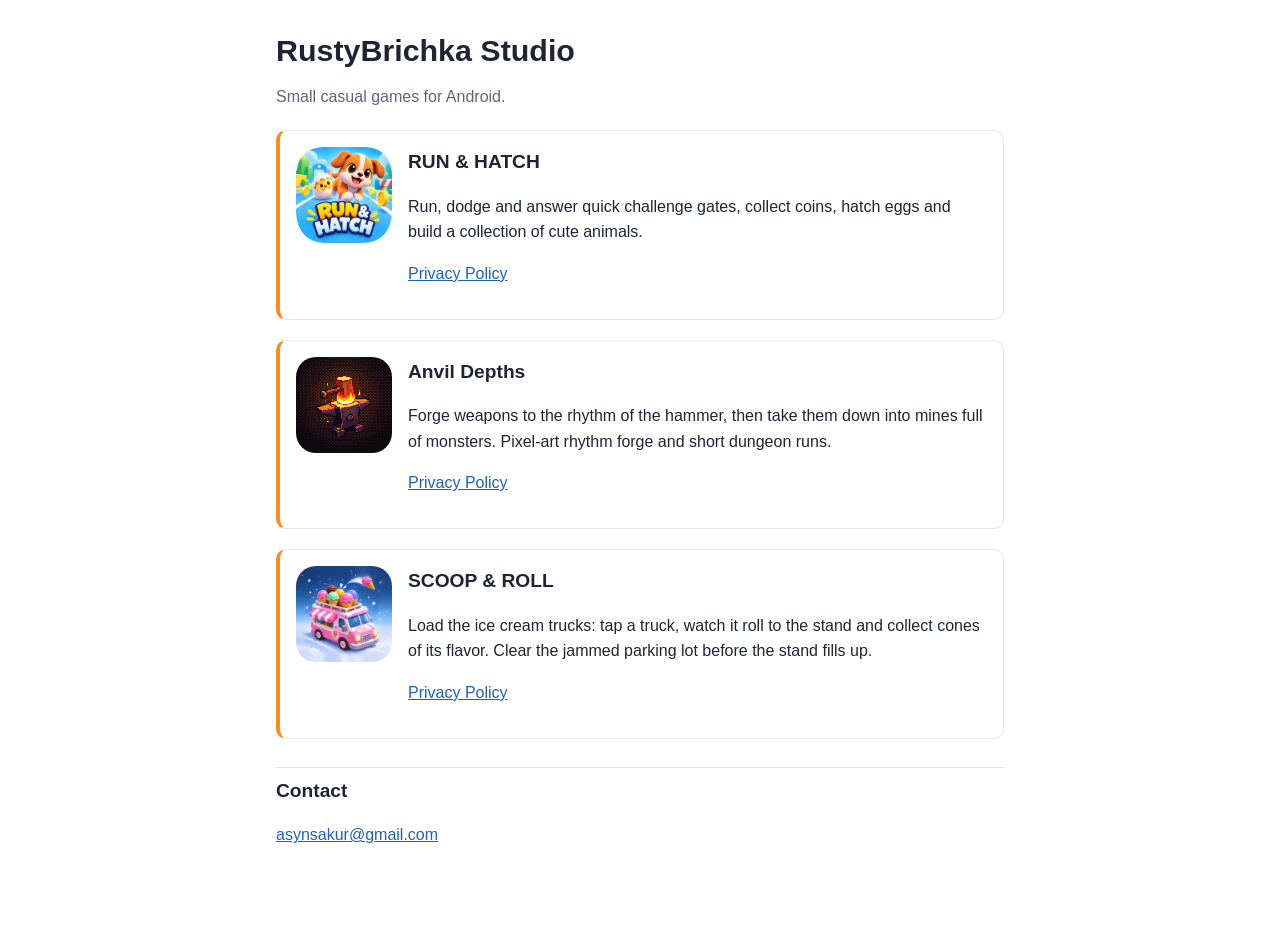
<file: index.html>
<!doctype html>
<html lang="en">
<head>
<meta charset="utf-8">
<meta name="viewport" content="width=device-width, initial-scale=1">
<title>RustyBrichka Studio</title>
<link rel="stylesheet" href="style.css">
</head>
<body>
<main class="doc">
<h1>RustyBrichka Studio</h1>
<p class="muted">Small casual games for Android.</p>

<section class="card">
  <img src="icon-512.png" alt="RUN &amp; HATCH icon" width="96" height="96">
  <div>
    <h2>RUN &amp; HATCH</h2>
    <p>Run, dodge and answer quick challenge gates, collect coins, hatch eggs and build a collection of cute animals.</p>
    <p><a href="privacy-policy.html">Privacy Policy</a></p>
  </div>
</section>

<section class="card">
  <img src="anvil-depths/icon-512.png" alt="Anvil Depths icon" width="96" height="96" style="image-rendering: pixelated">
  <div>
    <h2>Anvil Depths</h2>
    <p>Forge weapons to the rhythm of the hammer, then take them down into mines full of monsters. Pixel-art rhythm forge and short dungeon runs.</p>
    <p><a href="anvil-depths/privacy-policy.html">Privacy Policy</a></p>
  </div>
</section>

<section class="card">
  <img src="scoop-and-roll/icon-512.png" alt="SCOOP &amp; ROLL icon" width="96" height="96">
  <div>
    <h2>SCOOP &amp; ROLL</h2>
    <p>Load the ice cream trucks: tap a truck, watch it roll to the stand and collect cones of its flavor. Clear the jammed parking lot before the stand fills up.</p>
    <p><a href="scoop-and-roll/privacy-policy.html">Privacy Policy</a></p>
  </div>
</section>

<h2>Contact</h2>
<p><a href="mailto:asynsakur@gmail.com">asynsakur@gmail.com</a></p>
</main>
</body>
</html>
</file>
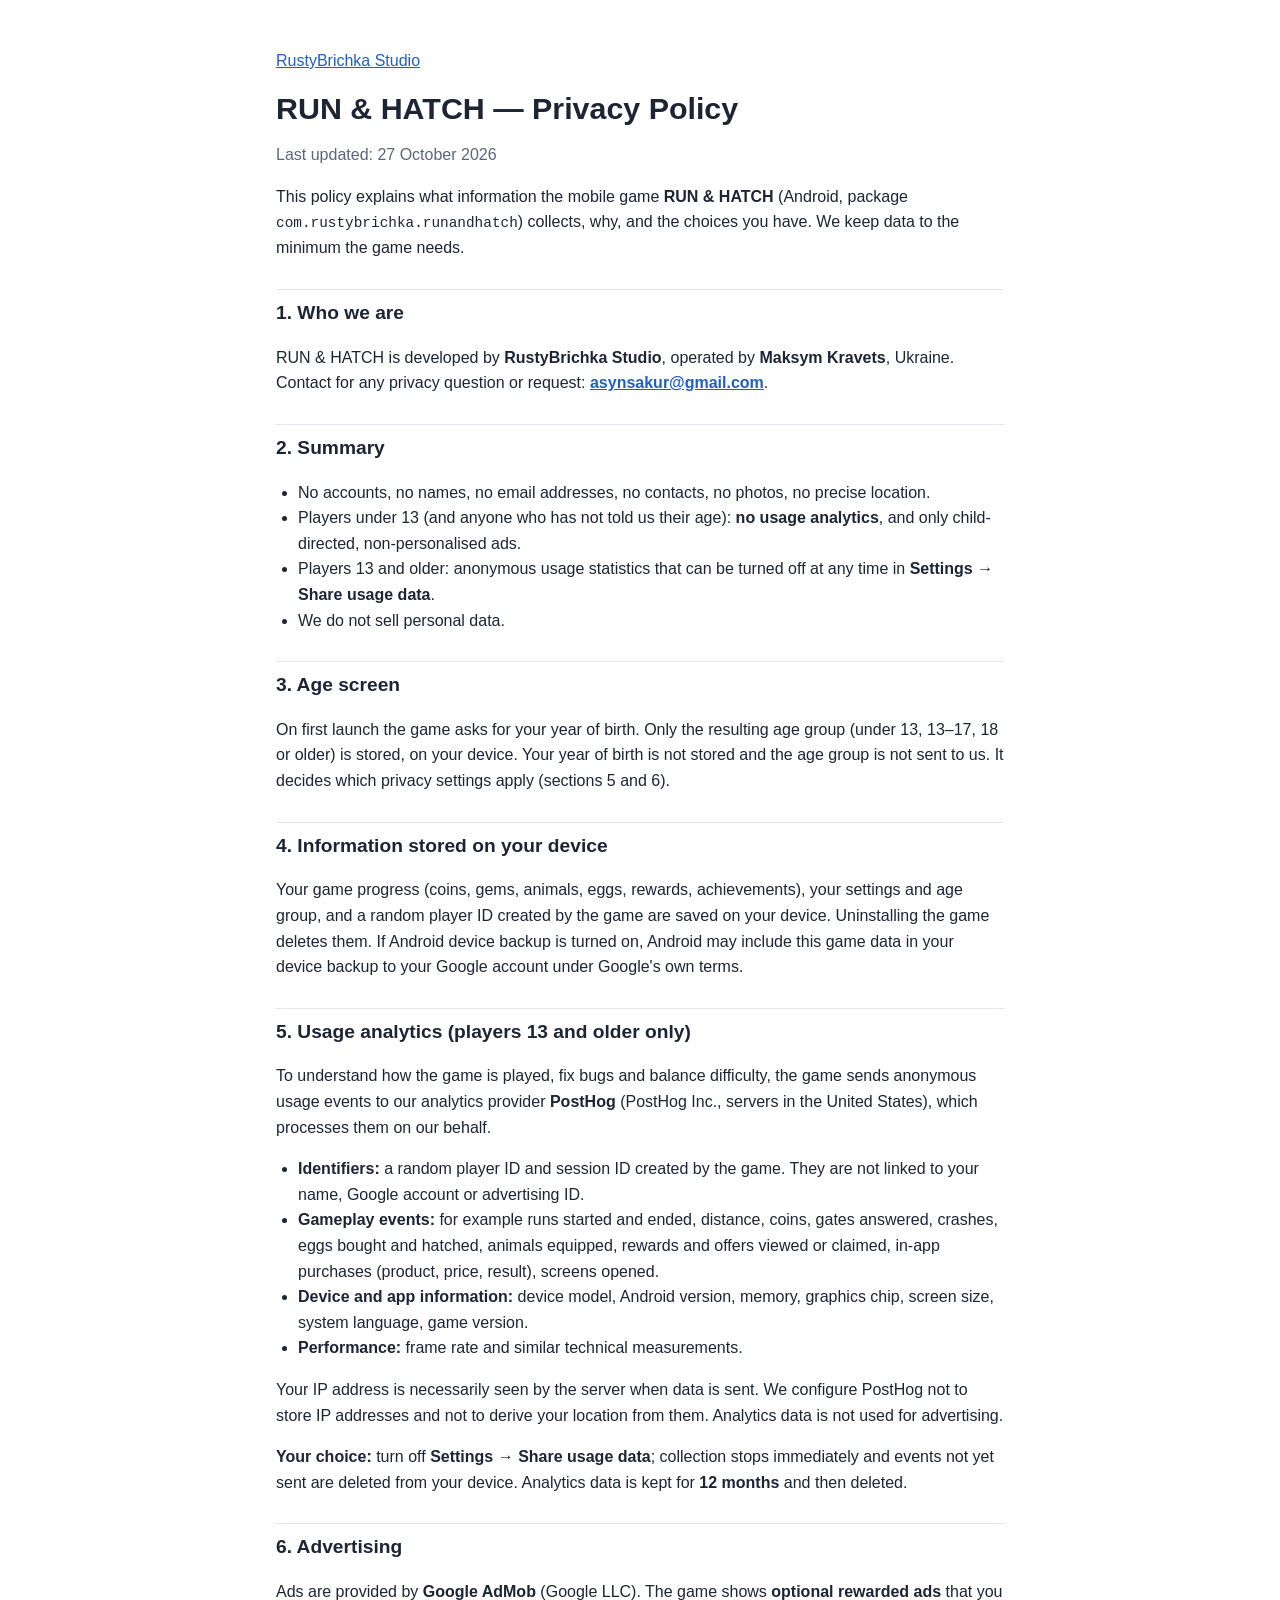
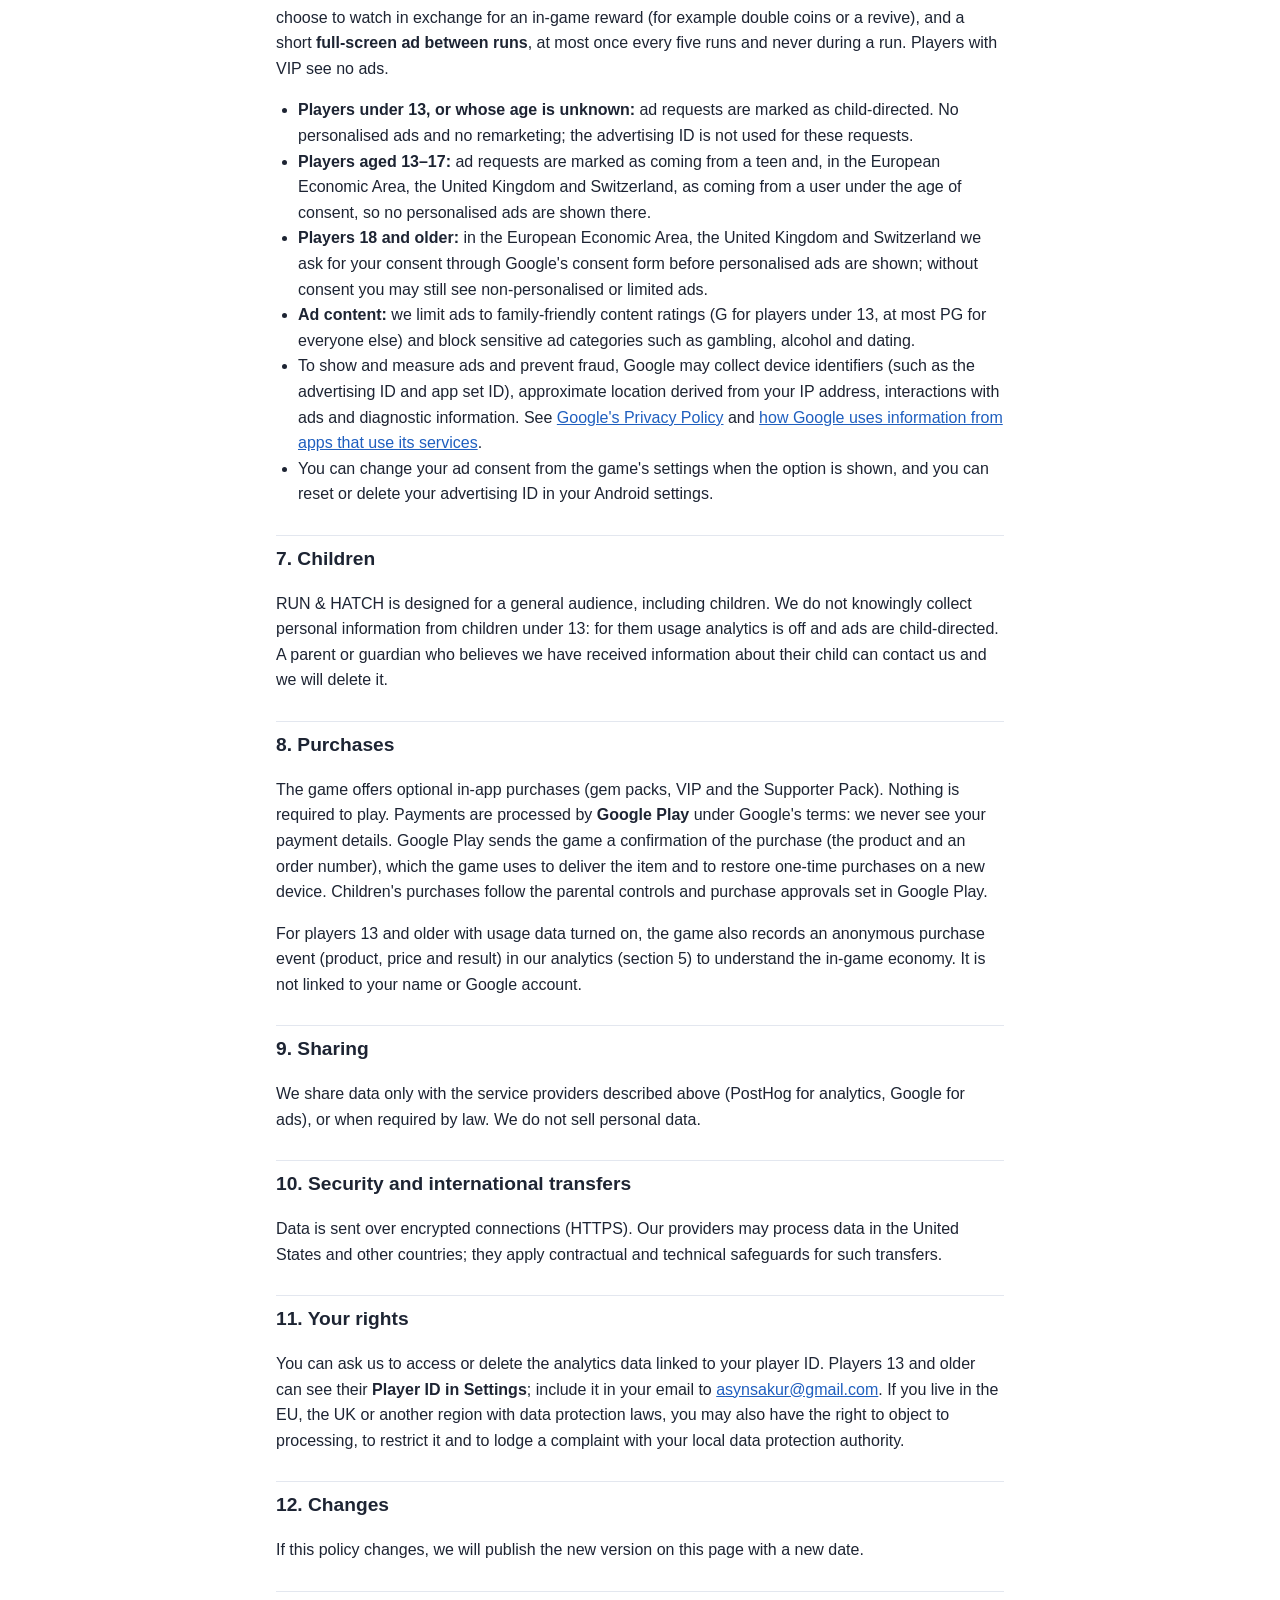
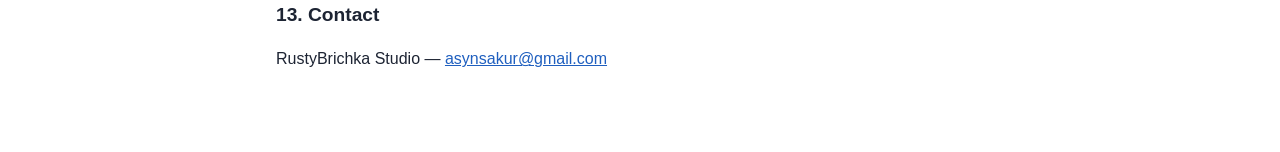
<file: privacy-policy.html>
<!doctype html>
<html lang="en">
<head>
<meta charset="utf-8">
<meta name="viewport" content="width=device-width, initial-scale=1">
<title>RUN &amp; HATCH — Privacy Policy</title>
<link rel="stylesheet" href="style.css">
</head>
<body>
<main class="doc">
<p class="crumb"><a href="index.html">RustyBrichka Studio</a></p>
<h1>RUN &amp; HATCH — Privacy Policy</h1>
<p class="muted">Last updated: 27 October 2026</p>

<p>This policy explains what information the mobile game <b>RUN &amp; HATCH</b> (Android, package <code>com.rustybrichka.runandhatch</code>) collects, why, and the choices you have. We keep data to the minimum the game needs.</p>

<h2>1. Who we are</h2>
<p>RUN &amp; HATCH is developed by <b>RustyBrichka Studio</b>, operated by <b>Maksym Kravets</b>, Ukraine. Contact for any privacy question or request: <b><a href="mailto:asynsakur@gmail.com">asynsakur@gmail.com</a></b>.</p>

<h2>2. Summary</h2>
<ul>
<li>No accounts, no names, no email addresses, no contacts, no photos, no precise location.</li>
<li>Players under 13 (and anyone who has not told us their age): <b>no usage analytics</b>, and only child-directed, non-personalised ads.</li>
<li>Players 13 and older: anonymous usage statistics that can be turned off at any time in <b>Settings → Share usage data</b>.</li>
<li>We do not sell personal data.</li>
</ul>

<h2>3. Age screen</h2>
<p>On first launch the game asks for your year of birth. Only the resulting age group (under 13, 13–17, 18 or older) is stored, on your device. Your year of birth is not stored and the age group is not sent to us. It decides which privacy settings apply (sections 5 and 6).</p>

<h2>4. Information stored on your device</h2>
<p>Your game progress (coins, gems, animals, eggs, rewards, achievements), your settings and age group, and a random player ID created by the game are saved on your device. Uninstalling the game deletes them. If Android device backup is turned on, Android may include this game data in your device backup to your Google account under Google's own terms.</p>

<h2>5. Usage analytics (players 13 and older only)</h2>
<p>To understand how the game is played, fix bugs and balance difficulty, the game sends anonymous usage events to our analytics provider <b>PostHog</b> (PostHog Inc., servers in the United States), which processes them on our behalf.</p>
<ul>
<li><b>Identifiers:</b> a random player ID and session ID created by the game. They are not linked to your name, Google account or advertising ID.</li>
<li><b>Gameplay events:</b> for example runs started and ended, distance, coins, gates answered, crashes, eggs bought and hatched, animals equipped, rewards and offers viewed or claimed, in-app purchases (product, price, result), screens opened.</li>
<li><b>Device and app information:</b> device model, Android version, memory, graphics chip, screen size, system language, game version.</li>
<li><b>Performance:</b> frame rate and similar technical measurements.</li>
</ul>
<p>Your IP address is necessarily seen by the server when data is sent. We configure PostHog not to store IP addresses and not to derive your location from them. Analytics data is not used for advertising.</p>
<p><b>Your choice:</b> turn off <b>Settings → Share usage data</b>; collection stops immediately and events not yet sent are deleted from your device. Analytics data is kept for <b>12 months</b> and then deleted.</p>

<h2>6. Advertising</h2>
<p>Ads are provided by <b>Google AdMob</b> (Google LLC). The game shows <b>optional rewarded ads</b> that you choose to watch in exchange for an in-game reward (for example double coins or a revive), and a short <b>full-screen ad between runs</b>, at most once every five runs and never during a run. Players with VIP see no ads.</p>
<ul>
<li><b>Players under 13, or whose age is unknown:</b> ad requests are marked as child-directed. No personalised ads and no remarketing; the advertising ID is not used for these requests.</li>
<li><b>Players aged 13–17:</b> ad requests are marked as coming from a teen and, in the European Economic Area, the United Kingdom and Switzerland, as coming from a user under the age of consent, so no personalised ads are shown there.</li>
<li><b>Players 18 and older:</b> in the European Economic Area, the United Kingdom and Switzerland we ask for your consent through Google's consent form before personalised ads are shown; without consent you may still see non-personalised or limited ads.</li>
<li><b>Ad content:</b> we limit ads to family-friendly content ratings (G for players under 13, at most PG for everyone else) and block sensitive ad categories such as gambling, alcohol and dating.</li>
<li>To show and measure ads and prevent fraud, Google may collect device identifiers (such as the advertising ID and app set ID), approximate location derived from your IP address, interactions with ads and diagnostic information. See <a href="https://policies.google.com/privacy">Google's Privacy Policy</a> and <a href="https://policies.google.com/technologies/partner-sites">how Google uses information from apps that use its services</a>.</li>
<li>You can change your ad consent from the game's settings when the option is shown, and you can reset or delete your advertising ID in your Android settings.</li>
</ul>

<h2>7. Children</h2>
<p>RUN &amp; HATCH is designed for a general audience, including children. We do not knowingly collect personal information from children under 13: for them usage analytics is off and ads are child-directed. A parent or guardian who believes we have received information about their child can contact us and we will delete it.</p>

<h2>8. Purchases</h2>
<p>The game offers optional in-app purchases (gem packs, VIP and the Supporter Pack). Nothing is required to play. Payments are processed by <b>Google Play</b> under Google's terms: we never see your payment details. Google Play sends the game a confirmation of the purchase (the product and an order number), which the game uses to deliver the item and to restore one-time purchases on a new device. Children's purchases follow the parental controls and purchase approvals set in Google Play.</p>
<p>For players 13 and older with usage data turned on, the game also records an anonymous purchase event (product, price and result) in our analytics (section 5) to understand the in-game economy. It is not linked to your name or Google account.</p>

<h2>9. Sharing</h2>
<p>We share data only with the service providers described above (PostHog for analytics, Google for ads), or when required by law. We do not sell personal data.</p>

<h2>10. Security and international transfers</h2>
<p>Data is sent over encrypted connections (HTTPS). Our providers may process data in the United States and other countries; they apply contractual and technical safeguards for such transfers.</p>

<h2>11. Your rights</h2>
<p>You can ask us to access or delete the analytics data linked to your player ID. Players 13 and older can see their <b>Player ID in Settings</b>; include it in your email to <a href="mailto:asynsakur@gmail.com">asynsakur@gmail.com</a>. If you live in the EU, the UK or another region with data protection laws, you may also have the right to object to processing, to restrict it and to lodge a complaint with your local data protection authority.</p>

<h2>12. Changes</h2>
<p>If this policy changes, we will publish the new version on this page with a new date.</p>

<h2>13. Contact</h2>
<p>RustyBrichka Studio — <a href="mailto:asynsakur@gmail.com">asynsakur@gmail.com</a></p>
</main>
</body>
</html>
</file>
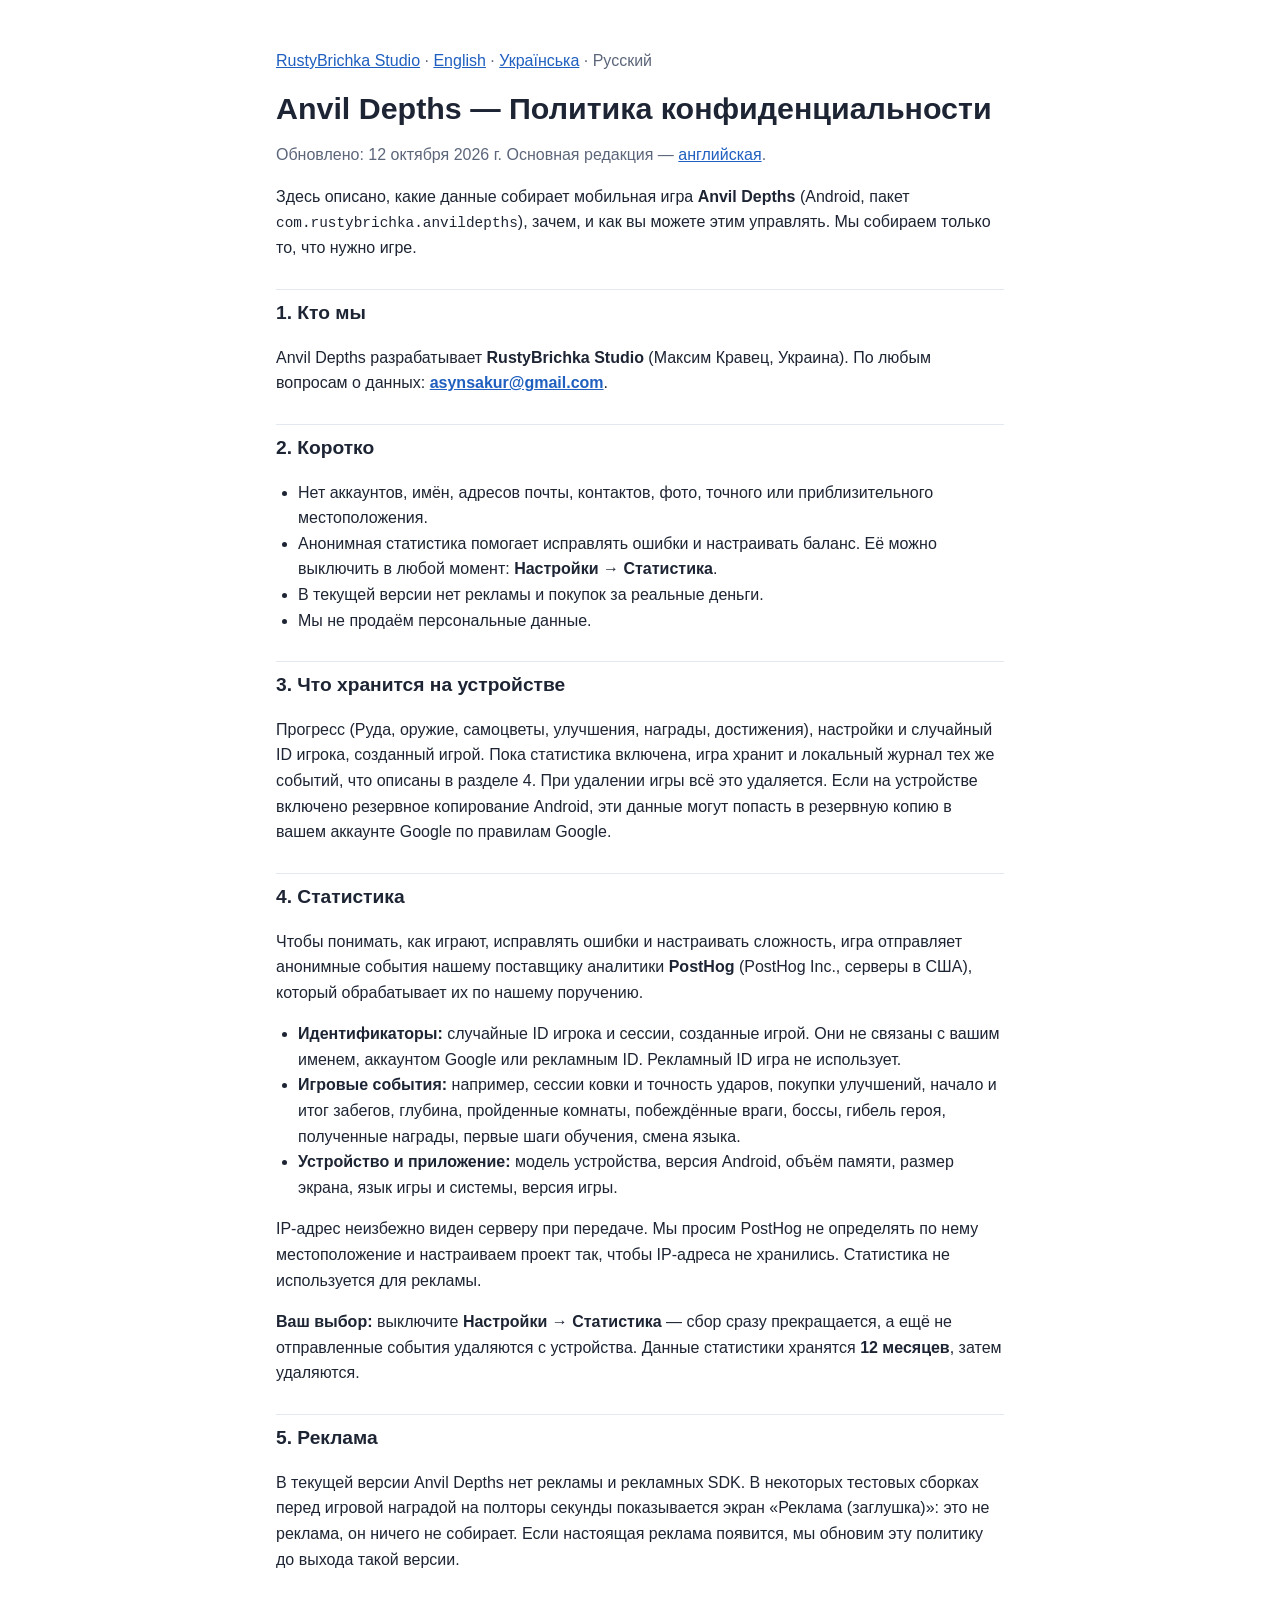
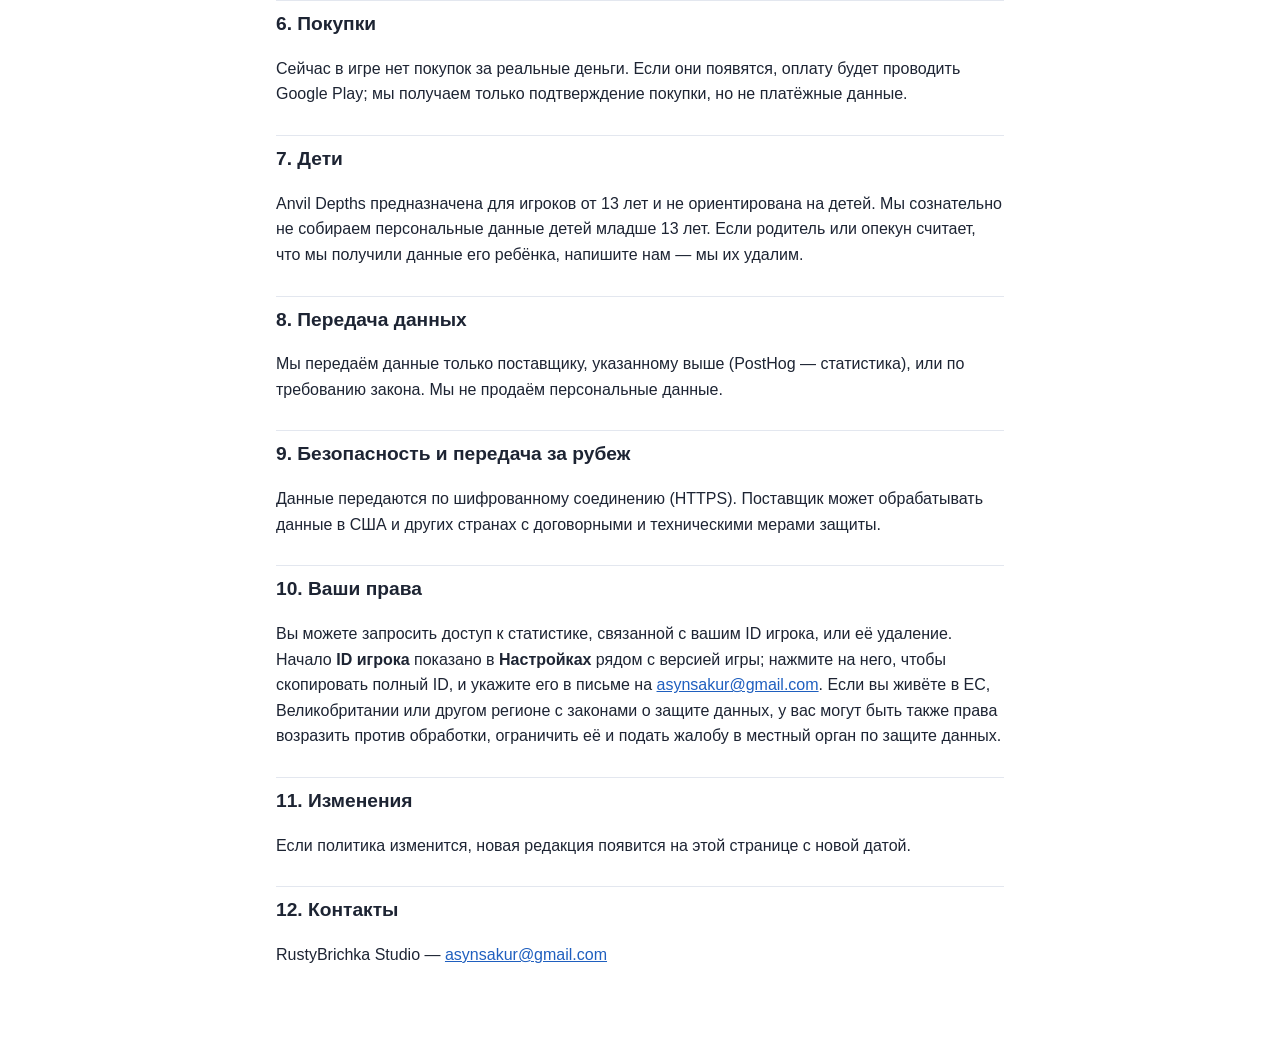
<file: anvil-depths/privacy-policy-ru.html>
<!doctype html>
<html lang="ru">
<head>
<meta charset="utf-8">
<meta name="viewport" content="width=device-width, initial-scale=1">
<title>Anvil Depths — Политика конфиденциальности</title>
<style>
:root { --ink: #1d2433; --muted: #5c667a; --line: #e3e7ef; --bg: #ffffff; --link: #1f5fbf; }
@media (prefers-color-scheme: dark) {
  :root { --ink: #e8ecf4; --muted: #9aa4b8; --line: #2c3446; --bg: #12161f; --link: #7fb0ff; }
}
* { box-sizing: border-box; }
body { margin: 0; background: var(--bg); color: var(--ink); font: 16px/1.6 -apple-system, "Segoe UI", Roboto, Arial, sans-serif; }
.doc { max-width: 760px; margin: 0 auto; padding: 32px 16px 64px; }
h1 { font-size: 1.9rem; line-height: 1.2; margin: 0 0 4px; }
h2 { font-size: 1.2rem; margin: 28px 0 8px; padding-top: 8px; border-top: 1px solid var(--line); }
a { color: var(--link); }
.muted, .crumb { color: var(--muted); }
code { font-size: .9em; }
ul { padding-left: 22px; }
</style>
</head>
<body>
<main class="doc">
<p class="crumb"><a href="https://rustybrichka.github.io/">RustyBrichka Studio</a> · <a href="privacy-policy.html">English</a> · <a href="privacy-policy-uk.html">Українська</a> · Русский</p>
<h1>Anvil Depths — Политика конфиденциальности</h1>
<p class="muted">Обновлено: 12 октября 2026 г. Основная редакция — <a href="privacy-policy.html">английская</a>.</p>

<p>Здесь описано, какие данные собирает мобильная игра <b>Anvil Depths</b> (Android, пакет <code>com.rustybrichka.anvildepths</code>), зачем, и как вы можете этим управлять. Мы собираем только то, что нужно игре.</p>

<h2>1. Кто мы</h2>
<p>Anvil Depths разрабатывает <b>RustyBrichka Studio</b> (Максим Кравец, Украина). По любым вопросам о данных: <b><a href="mailto:asynsakur@gmail.com">asynsakur@gmail.com</a></b>.</p>

<h2>2. Коротко</h2>
<ul>
<li>Нет аккаунтов, имён, адресов почты, контактов, фото, точного или приблизительного местоположения.</li>
<li>Анонимная статистика помогает исправлять ошибки и настраивать баланс. Её можно выключить в любой момент: <b>Настройки → Статистика</b>.</li>
<li>В текущей версии нет рекламы и покупок за реальные деньги.</li>
<li>Мы не продаём персональные данные.</li>
</ul>

<h2>3. Что хранится на устройстве</h2>
<p>Прогресс (Руда, оружие, самоцветы, улучшения, награды, достижения), настройки и случайный ID игрока, созданный игрой. Пока статистика включена, игра хранит и локальный журнал тех же событий, что описаны в разделе 4. При удалении игры всё это удаляется. Если на устройстве включено резервное копирование Android, эти данные могут попасть в резервную копию в вашем аккаунте Google по правилам Google.</p>

<h2>4. Статистика</h2>
<p>Чтобы понимать, как играют, исправлять ошибки и настраивать сложность, игра отправляет анонимные события нашему поставщику аналитики <b>PostHog</b> (PostHog Inc., серверы в США), который обрабатывает их по нашему поручению.</p>
<ul>
<li><b>Идентификаторы:</b> случайные ID игрока и сессии, созданные игрой. Они не связаны с вашим именем, аккаунтом Google или рекламным ID. Рекламный ID игра не использует.</li>
<li><b>Игровые события:</b> например, сессии ковки и точность ударов, покупки улучшений, начало и итог забегов, глубина, пройденные комнаты, побеждённые враги, боссы, гибель героя, полученные награды, первые шаги обучения, смена языка.</li>
<li><b>Устройство и приложение:</b> модель устройства, версия Android, объём памяти, размер экрана, язык игры и системы, версия игры.</li>
</ul>
<p>IP-адрес неизбежно виден серверу при передаче. Мы просим PostHog не определять по нему местоположение и настраиваем проект так, чтобы IP-адреса не хранились. Статистика не используется для рекламы.</p>
<p><b>Ваш выбор:</b> выключите <b>Настройки → Статистика</b> — сбор сразу прекращается, а ещё не отправленные события удаляются с устройства. Данные статистики хранятся <b>12 месяцев</b>, затем удаляются.</p>

<h2>5. Реклама</h2>
<p>В текущей версии Anvil Depths нет рекламы и рекламных SDK. В некоторых тестовых сборках перед игровой наградой на полторы секунды показывается экран «Реклама (заглушка)»: это не реклама, он ничего не собирает. Если настоящая реклама появится, мы обновим эту политику до выхода такой версии.</p>

<h2>6. Покупки</h2>
<p>Сейчас в игре нет покупок за реальные деньги. Если они появятся, оплату будет проводить Google Play; мы получаем только подтверждение покупки, но не платёжные данные.</p>

<h2>7. Дети</h2>
<p>Anvil Depths предназначена для игроков от 13 лет и не ориентирована на детей. Мы сознательно не собираем персональные данные детей младше 13 лет. Если родитель или опекун считает, что мы получили данные его ребёнка, напишите нам — мы их удалим.</p>

<h2>8. Передача данных</h2>
<p>Мы передаём данные только поставщику, указанному выше (PostHog — статистика), или по требованию закона. Мы не продаём персональные данные.</p>

<h2>9. Безопасность и передача за рубеж</h2>
<p>Данные передаются по шифрованному соединению (HTTPS). Поставщик может обрабатывать данные в США и других странах с договорными и техническими мерами защиты.</p>

<h2>10. Ваши права</h2>
<p>Вы можете запросить доступ к статистике, связанной с вашим ID игрока, или её удаление. Начало <b>ID игрока</b> показано в <b>Настройках</b> рядом с версией игры; нажмите на него, чтобы скопировать полный ID, и укажите его в письме на <a href="mailto:asynsakur@gmail.com">asynsakur@gmail.com</a>. Если вы живёте в ЕС, Великобритании или другом регионе с законами о защите данных, у вас могут быть также права возразить против обработки, ограничить её и подать жалобу в местный орган по защите данных.</p>

<h2>11. Изменения</h2>
<p>Если политика изменится, новая редакция появится на этой странице с новой датой.</p>

<h2>12. Контакты</h2>
<p>RustyBrichka Studio — <a href="mailto:asynsakur@gmail.com">asynsakur@gmail.com</a></p>
</main>
</body>
</html>
</file>
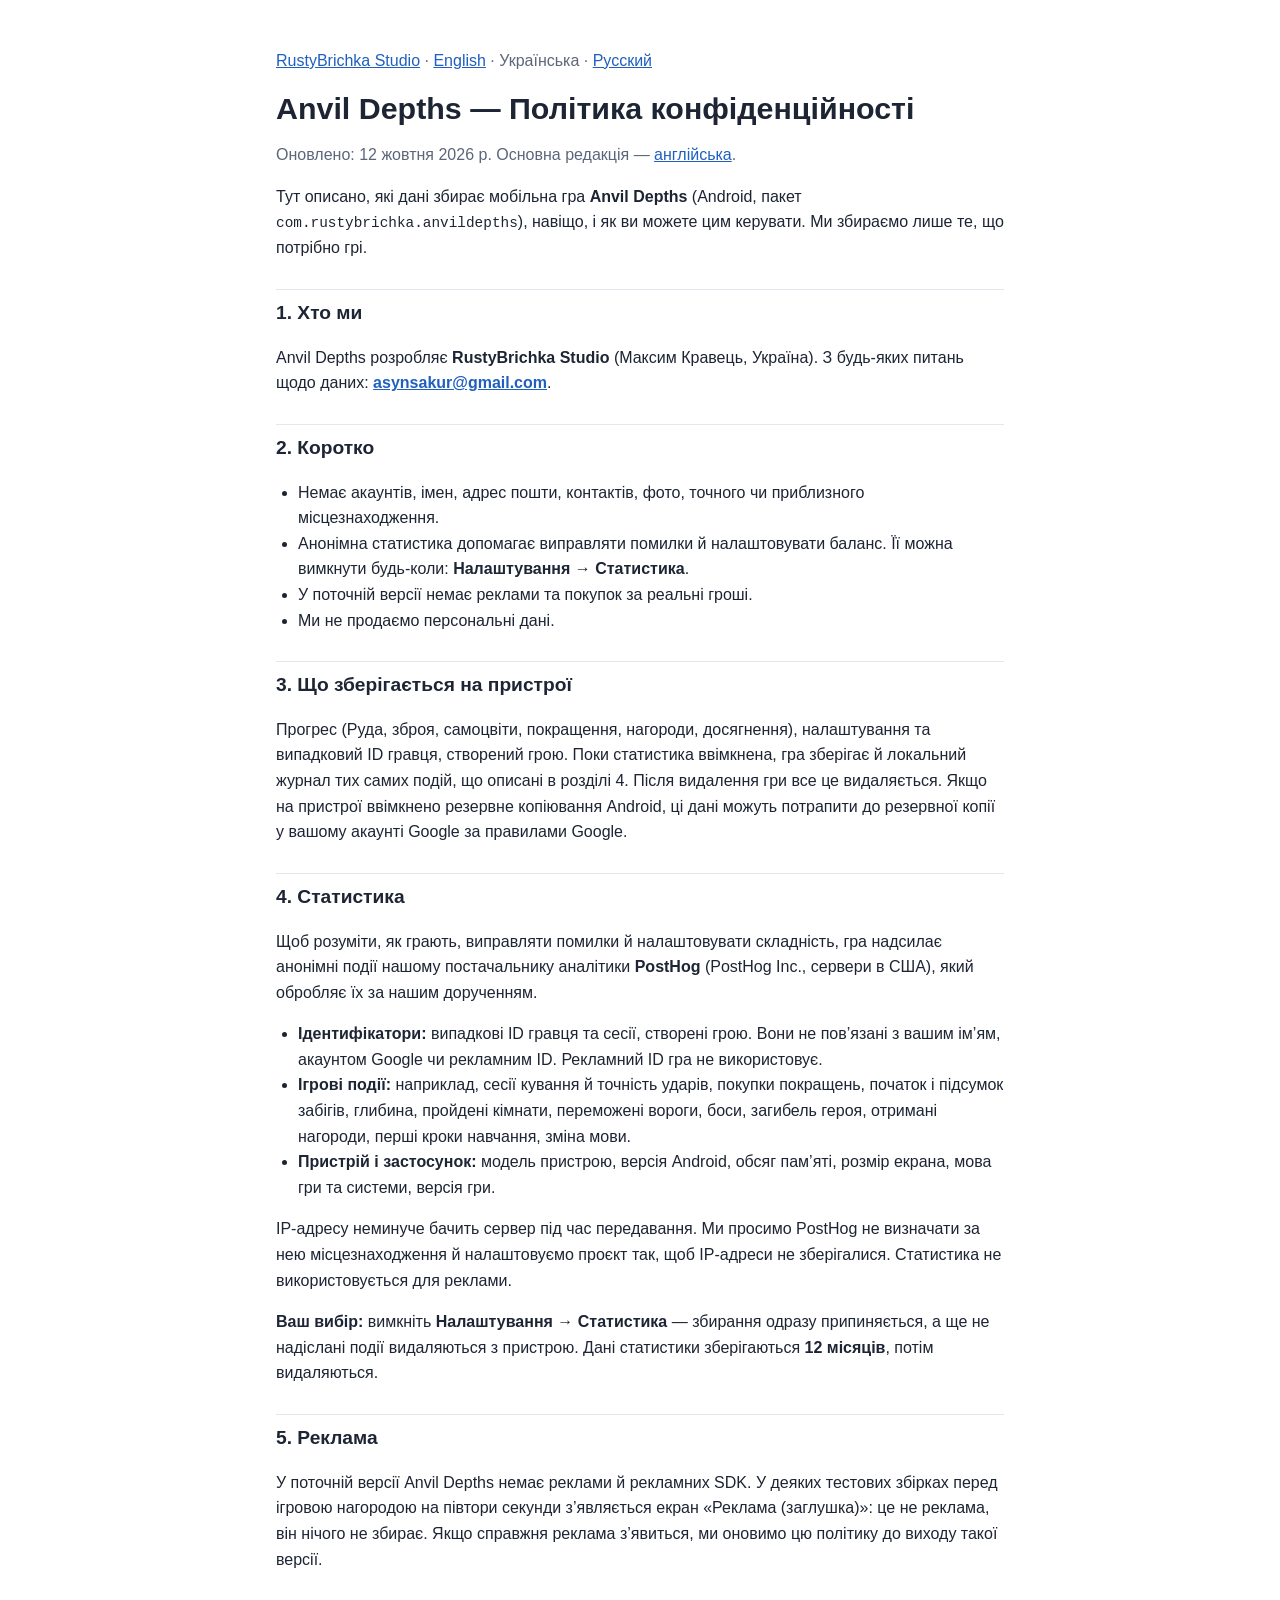
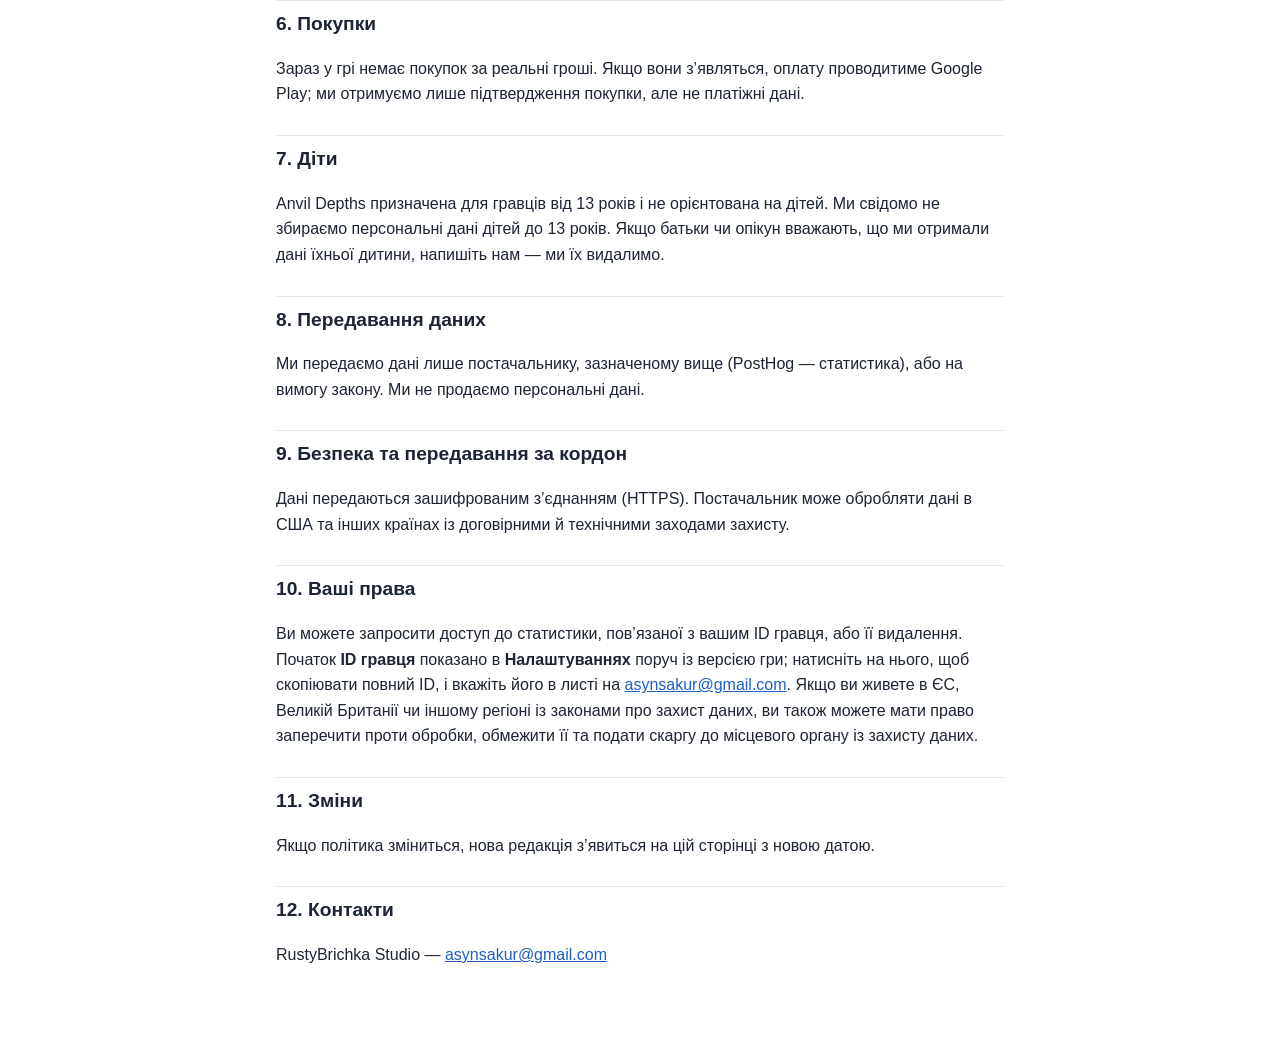
<file: anvil-depths/privacy-policy-uk.html>
<!doctype html>
<html lang="uk">
<head>
<meta charset="utf-8">
<meta name="viewport" content="width=device-width, initial-scale=1">
<title>Anvil Depths — Політика конфіденційності</title>
<style>
:root { --ink: #1d2433; --muted: #5c667a; --line: #e3e7ef; --bg: #ffffff; --link: #1f5fbf; }
@media (prefers-color-scheme: dark) {
  :root { --ink: #e8ecf4; --muted: #9aa4b8; --line: #2c3446; --bg: #12161f; --link: #7fb0ff; }
}
* { box-sizing: border-box; }
body { margin: 0; background: var(--bg); color: var(--ink); font: 16px/1.6 -apple-system, "Segoe UI", Roboto, Arial, sans-serif; }
.doc { max-width: 760px; margin: 0 auto; padding: 32px 16px 64px; }
h1 { font-size: 1.9rem; line-height: 1.2; margin: 0 0 4px; }
h2 { font-size: 1.2rem; margin: 28px 0 8px; padding-top: 8px; border-top: 1px solid var(--line); }
a { color: var(--link); }
.muted, .crumb { color: var(--muted); }
code { font-size: .9em; }
ul { padding-left: 22px; }
</style>
</head>
<body>
<main class="doc">
<p class="crumb"><a href="https://rustybrichka.github.io/">RustyBrichka Studio</a> · <a href="privacy-policy.html">English</a> · Українська · <a href="privacy-policy-ru.html">Русский</a></p>
<h1>Anvil Depths — Політика конфіденційності</h1>
<p class="muted">Оновлено: 12 жовтня 2026 р. Основна редакція — <a href="privacy-policy.html">англійська</a>.</p>

<p>Тут описано, які дані збирає мобільна гра <b>Anvil Depths</b> (Android, пакет <code>com.rustybrichka.anvildepths</code>), навіщо, і як ви можете цим керувати. Ми збираємо лише те, що потрібно грі.</p>

<h2>1. Хто ми</h2>
<p>Anvil Depths розробляє <b>RustyBrichka Studio</b> (Максим Кравець, Україна). З будь-яких питань щодо даних: <b><a href="mailto:asynsakur@gmail.com">asynsakur@gmail.com</a></b>.</p>

<h2>2. Коротко</h2>
<ul>
<li>Немає акаунтів, імен, адрес пошти, контактів, фото, точного чи приблизного місцезнаходження.</li>
<li>Анонімна статистика допомагає виправляти помилки й налаштовувати баланс. Її можна вимкнути будь-коли: <b>Налаштування → Статистика</b>.</li>
<li>У поточній версії немає реклами та покупок за реальні гроші.</li>
<li>Ми не продаємо персональні дані.</li>
</ul>

<h2>3. Що зберігається на пристрої</h2>
<p>Прогрес (Руда, зброя, самоцвіти, покращення, нагороди, досягнення), налаштування та випадковий ID гравця, створений грою. Поки статистика ввімкнена, гра зберігає й локальний журнал тих самих подій, що описані в розділі 4. Після видалення гри все це видаляється. Якщо на пристрої ввімкнено резервне копіювання Android, ці дані можуть потрапити до резервної копії у вашому акаунті Google за правилами Google.</p>

<h2>4. Статистика</h2>
<p>Щоб розуміти, як грають, виправляти помилки й налаштовувати складність, гра надсилає анонімні події нашому постачальнику аналітики <b>PostHog</b> (PostHog Inc., сервери в США), який обробляє їх за нашим дорученням.</p>
<ul>
<li><b>Ідентифікатори:</b> випадкові ID гравця та сесії, створені грою. Вони не пов’язані з вашим ім’ям, акаунтом Google чи рекламним ID. Рекламний ID гра не використовує.</li>
<li><b>Ігрові події:</b> наприклад, сесії кування й точність ударів, покупки покращень, початок і підсумок забігів, глибина, пройдені кімнати, переможені вороги, боси, загибель героя, отримані нагороди, перші кроки навчання, зміна мови.</li>
<li><b>Пристрій і застосунок:</b> модель пристрою, версія Android, обсяг пам’яті, розмір екрана, мова гри та системи, версія гри.</li>
</ul>
<p>IP-адресу неминуче бачить сервер під час передавання. Ми просимо PostHog не визначати за нею місцезнаходження й налаштовуємо проєкт так, щоб IP-адреси не зберігалися. Статистика не використовується для реклами.</p>
<p><b>Ваш вибір:</b> вимкніть <b>Налаштування → Статистика</b> — збирання одразу припиняється, а ще не надіслані події видаляються з пристрою. Дані статистики зберігаються <b>12 місяців</b>, потім видаляються.</p>

<h2>5. Реклама</h2>
<p>У поточній версії Anvil Depths немає реклами й рекламних SDK. У деяких тестових збірках перед ігровою нагородою на півтори секунди з’являється екран «Реклама (заглушка)»: це не реклама, він нічого не збирає. Якщо справжня реклама з’явиться, ми оновимо цю політику до виходу такої версії.</p>

<h2>6. Покупки</h2>
<p>Зараз у грі немає покупок за реальні гроші. Якщо вони з’являться, оплату проводитиме Google Play; ми отримуємо лише підтвердження покупки, але не платіжні дані.</p>

<h2>7. Діти</h2>
<p>Anvil Depths призначена для гравців від 13 років і не орієнтована на дітей. Ми свідомо не збираємо персональні дані дітей до 13 років. Якщо батьки чи опікун вважають, що ми отримали дані їхньої дитини, напишіть нам — ми їх видалимо.</p>

<h2>8. Передавання даних</h2>
<p>Ми передаємо дані лише постачальнику, зазначеному вище (PostHog — статистика), або на вимогу закону. Ми не продаємо персональні дані.</p>

<h2>9. Безпека та передавання за кордон</h2>
<p>Дані передаються зашифрованим з’єднанням (HTTPS). Постачальник може обробляти дані в США та інших країнах із договірними й технічними заходами захисту.</p>

<h2>10. Ваші права</h2>
<p>Ви можете запросити доступ до статистики, пов’язаної з вашим ID гравця, або її видалення. Початок <b>ID гравця</b> показано в <b>Налаштуваннях</b> поруч із версією гри; натисніть на нього, щоб скопіювати повний ID, і вкажіть його в листі на <a href="mailto:asynsakur@gmail.com">asynsakur@gmail.com</a>. Якщо ви живете в ЄС, Великій Британії чи іншому регіоні із законами про захист даних, ви також можете мати право заперечити проти обробки, обмежити її та подати скаргу до місцевого органу із захисту даних.</p>

<h2>11. Зміни</h2>
<p>Якщо політика зміниться, нова редакція з’явиться на цій сторінці з новою датою.</p>

<h2>12. Контакти</h2>
<p>RustyBrichka Studio — <a href="mailto:asynsakur@gmail.com">asynsakur@gmail.com</a></p>
</main>
</body>
</html>
</file>
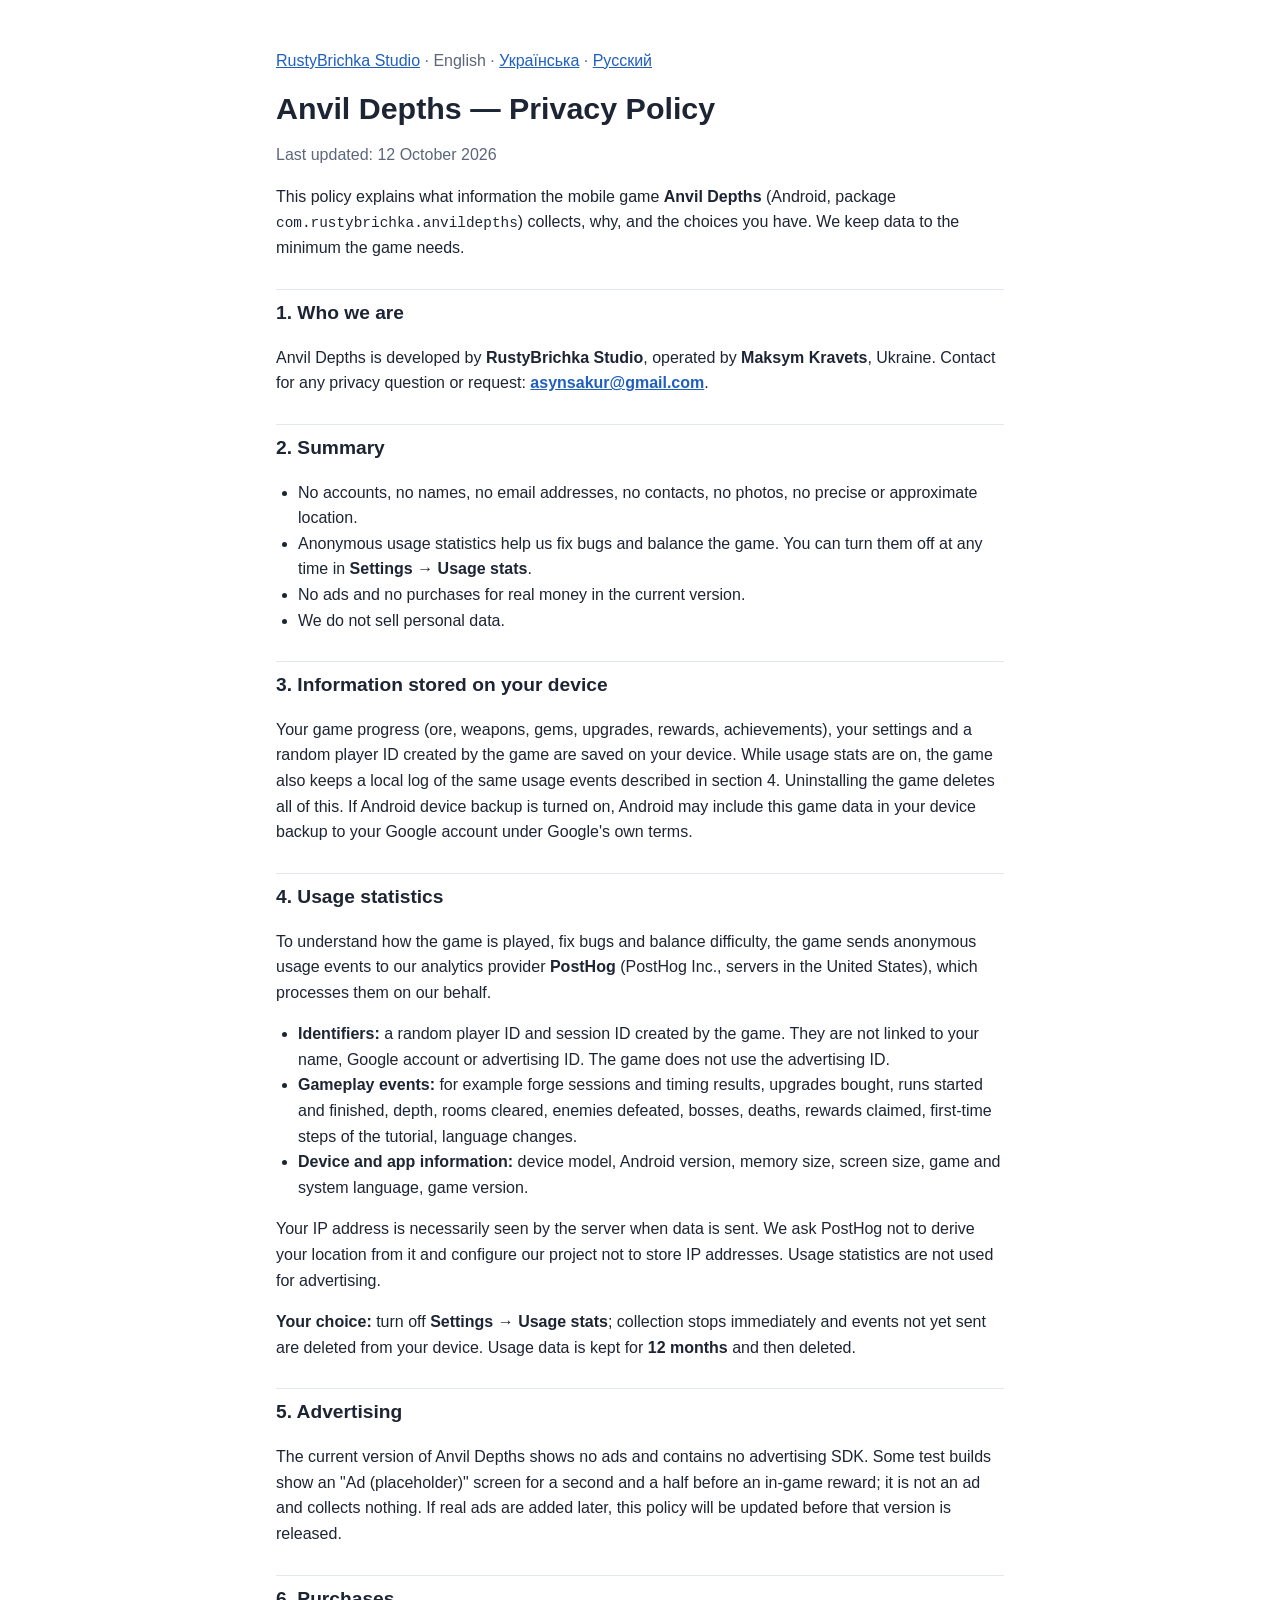
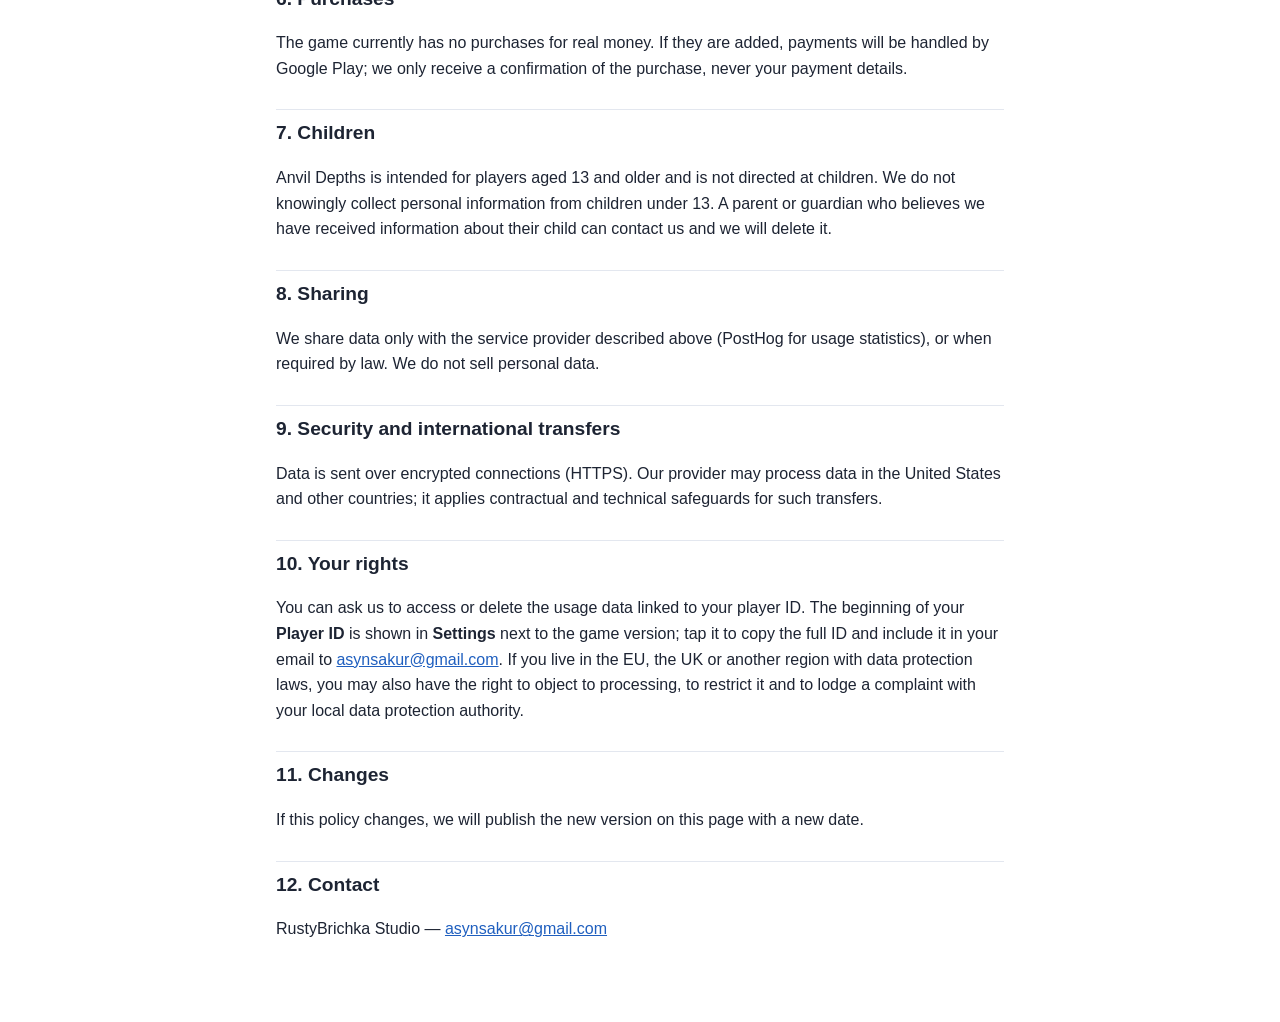
<file: anvil-depths/privacy-policy.html>
<!doctype html>
<html lang="en">
<head>
<meta charset="utf-8">
<meta name="viewport" content="width=device-width, initial-scale=1">
<title>Anvil Depths — Privacy Policy</title>
<style>
:root { --ink: #1d2433; --muted: #5c667a; --line: #e3e7ef; --bg: #ffffff; --link: #1f5fbf; }
@media (prefers-color-scheme: dark) {
  :root { --ink: #e8ecf4; --muted: #9aa4b8; --line: #2c3446; --bg: #12161f; --link: #7fb0ff; }
}
* { box-sizing: border-box; }
body { margin: 0; background: var(--bg); color: var(--ink); font: 16px/1.6 -apple-system, "Segoe UI", Roboto, Arial, sans-serif; }
.doc { max-width: 760px; margin: 0 auto; padding: 32px 16px 64px; }
h1 { font-size: 1.9rem; line-height: 1.2; margin: 0 0 4px; }
h2 { font-size: 1.2rem; margin: 28px 0 8px; padding-top: 8px; border-top: 1px solid var(--line); }
a { color: var(--link); }
.muted, .crumb { color: var(--muted); }
code { font-size: .9em; }
ul { padding-left: 22px; }
</style>
</head>
<body>
<main class="doc">
<p class="crumb"><a href="https://rustybrichka.github.io/">RustyBrichka Studio</a> · English · <a href="privacy-policy-uk.html">Українська</a> · <a href="privacy-policy-ru.html">Русский</a></p>
<h1>Anvil Depths — Privacy Policy</h1>
<p class="muted">Last updated: 12 October 2026</p>

<p>This policy explains what information the mobile game <b>Anvil Depths</b> (Android, package <code>com.rustybrichka.anvildepths</code>) collects, why, and the choices you have. We keep data to the minimum the game needs.</p>

<h2>1. Who we are</h2>
<p>Anvil Depths is developed by <b>RustyBrichka Studio</b>, operated by <b>Maksym Kravets</b>, Ukraine. Contact for any privacy question or request: <b><a href="mailto:asynsakur@gmail.com">asynsakur@gmail.com</a></b>.</p>

<h2>2. Summary</h2>
<ul>
<li>No accounts, no names, no email addresses, no contacts, no photos, no precise or approximate location.</li>
<li>Anonymous usage statistics help us fix bugs and balance the game. You can turn them off at any time in <b>Settings → Usage stats</b>.</li>
<li>No ads and no purchases for real money in the current version.</li>
<li>We do not sell personal data.</li>
</ul>

<h2>3. Information stored on your device</h2>
<p>Your game progress (ore, weapons, gems, upgrades, rewards, achievements), your settings and a random player ID created by the game are saved on your device. While usage stats are on, the game also keeps a local log of the same usage events described in section 4. Uninstalling the game deletes all of this. If Android device backup is turned on, Android may include this game data in your device backup to your Google account under Google's own terms.</p>

<h2>4. Usage statistics</h2>
<p>To understand how the game is played, fix bugs and balance difficulty, the game sends anonymous usage events to our analytics provider <b>PostHog</b> (PostHog Inc., servers in the United States), which processes them on our behalf.</p>
<ul>
<li><b>Identifiers:</b> a random player ID and session ID created by the game. They are not linked to your name, Google account or advertising ID. The game does not use the advertising ID.</li>
<li><b>Gameplay events:</b> for example forge sessions and timing results, upgrades bought, runs started and finished, depth, rooms cleared, enemies defeated, bosses, deaths, rewards claimed, first-time steps of the tutorial, language changes.</li>
<li><b>Device and app information:</b> device model, Android version, memory size, screen size, game and system language, game version.</li>
</ul>
<p>Your IP address is necessarily seen by the server when data is sent. We ask PostHog not to derive your location from it and configure our project not to store IP addresses. Usage statistics are not used for advertising.</p>
<p><b>Your choice:</b> turn off <b>Settings → Usage stats</b>; collection stops immediately and events not yet sent are deleted from your device. Usage data is kept for <b>12 months</b> and then deleted.</p>

<h2>5. Advertising</h2>
<p>The current version of Anvil Depths shows no ads and contains no advertising SDK. Some test builds show an "Ad (placeholder)" screen for a second and a half before an in-game reward; it is not an ad and collects nothing. If real ads are added later, this policy will be updated before that version is released.</p>

<h2>6. Purchases</h2>
<p>The game currently has no purchases for real money. If they are added, payments will be handled by Google Play; we only receive a confirmation of the purchase, never your payment details.</p>

<h2>7. Children</h2>
<p>Anvil Depths is intended for players aged 13 and older and is not directed at children. We do not knowingly collect personal information from children under 13. A parent or guardian who believes we have received information about their child can contact us and we will delete it.</p>

<h2>8. Sharing</h2>
<p>We share data only with the service provider described above (PostHog for usage statistics), or when required by law. We do not sell personal data.</p>

<h2>9. Security and international transfers</h2>
<p>Data is sent over encrypted connections (HTTPS). Our provider may process data in the United States and other countries; it applies contractual and technical safeguards for such transfers.</p>

<h2>10. Your rights</h2>
<p>You can ask us to access or delete the usage data linked to your player ID. The beginning of your <b>Player ID</b> is shown in <b>Settings</b> next to the game version; tap it to copy the full ID and include it in your email to <a href="mailto:asynsakur@gmail.com">asynsakur@gmail.com</a>. If you live in the EU, the UK or another region with data protection laws, you may also have the right to object to processing, to restrict it and to lodge a complaint with your local data protection authority.</p>

<h2>11. Changes</h2>
<p>If this policy changes, we will publish the new version on this page with a new date.</p>

<h2>12. Contact</h2>
<p>RustyBrichka Studio — <a href="mailto:asynsakur@gmail.com">asynsakur@gmail.com</a></p>
</main>
</body>
</html>
</file>
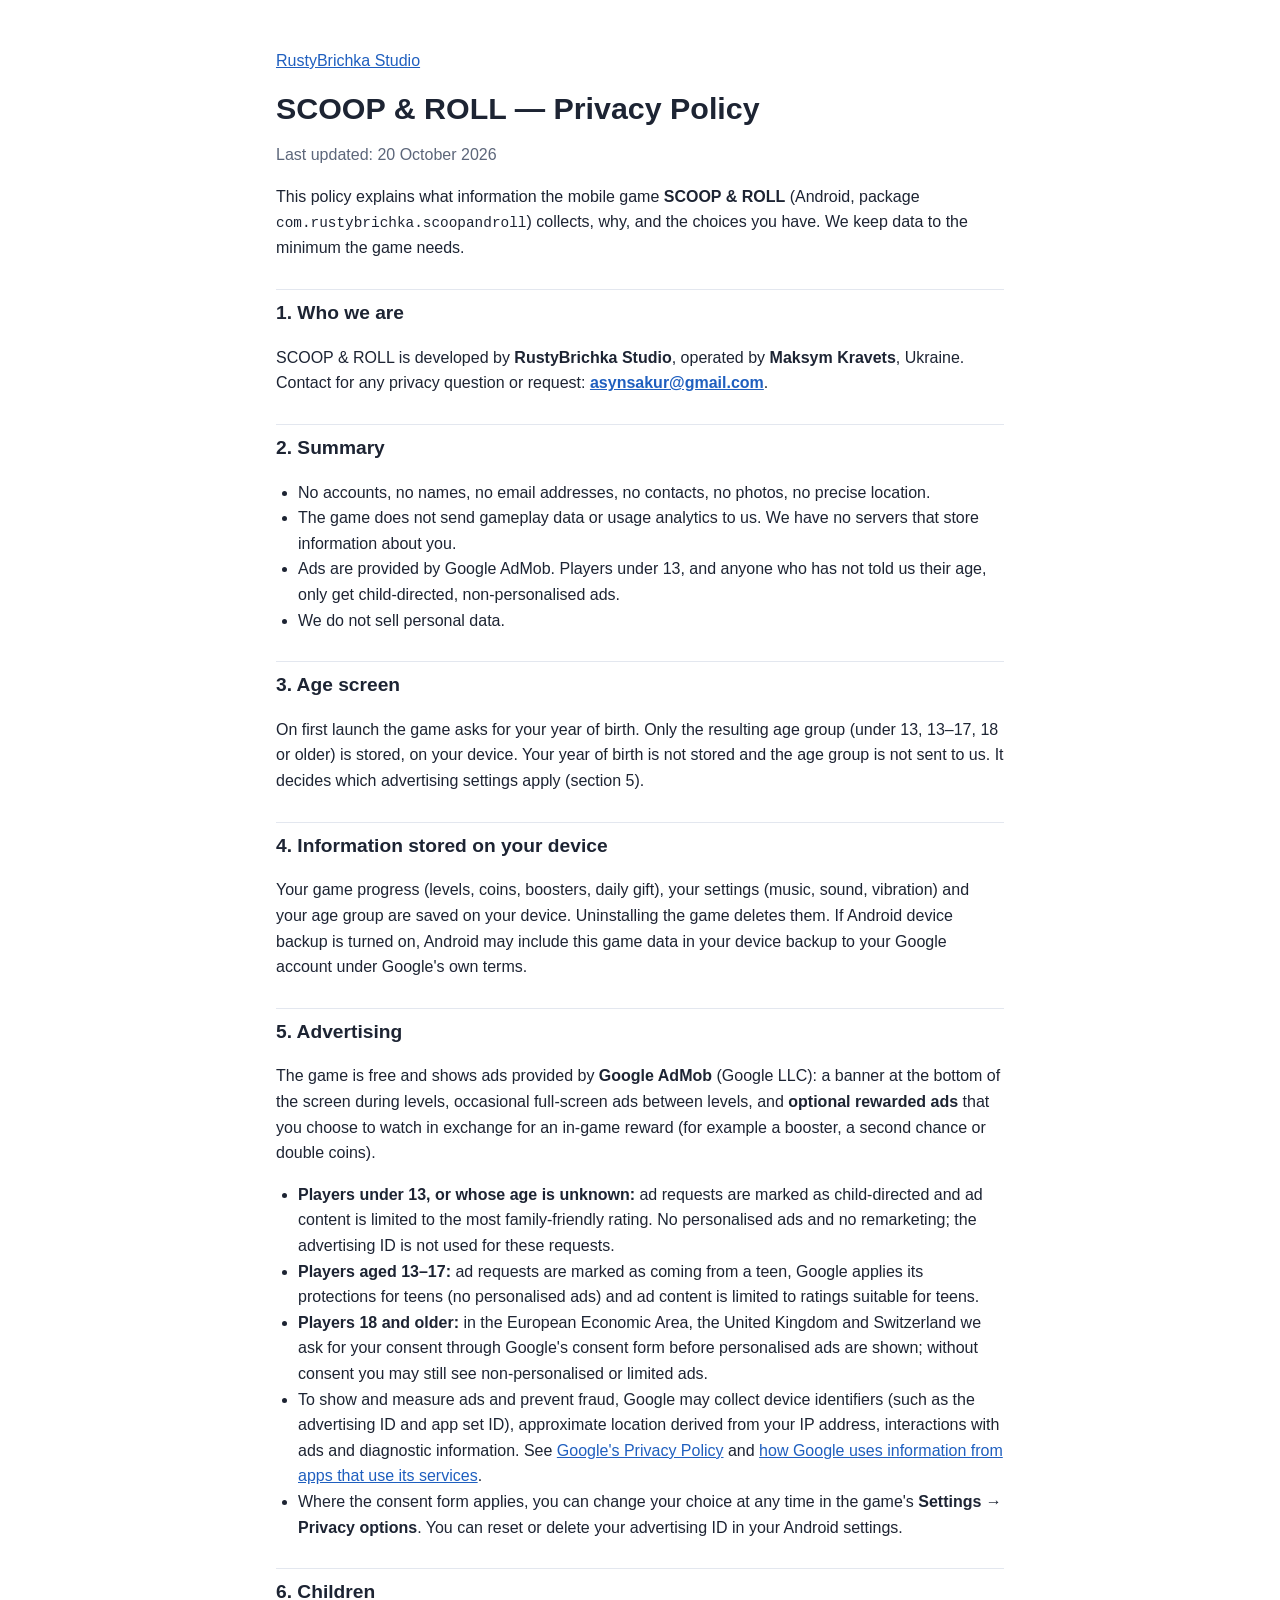
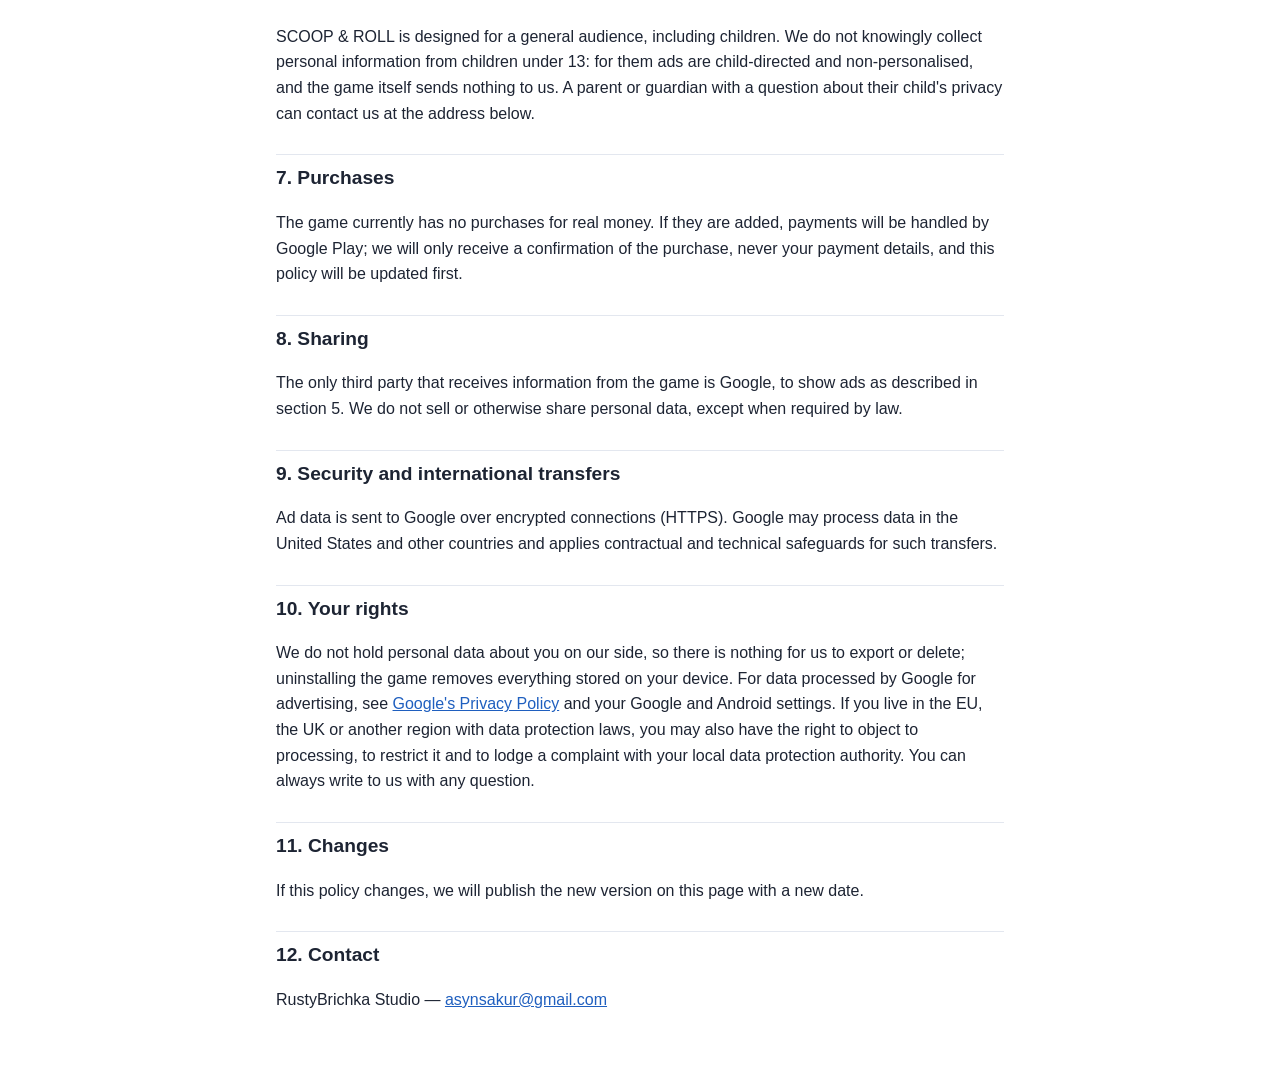
<file: scoop-and-roll/privacy-policy.html>
<!doctype html>
<html lang="en">
<head>
<meta charset="utf-8">
<meta name="viewport" content="width=device-width, initial-scale=1">
<title>SCOOP &amp; ROLL — Privacy Policy</title>
<link rel="stylesheet" href="../style.css">
</head>
<body>
<main class="doc">
<p class="crumb"><a href="https://rustybrichka.github.io/">RustyBrichka Studio</a></p>
<h1>SCOOP &amp; ROLL — Privacy Policy</h1>
<p class="muted">Last updated: 20 October 2026</p>

<p>This policy explains what information the mobile game <b>SCOOP &amp; ROLL</b> (Android, package <code>com.rustybrichka.scoopandroll</code>) collects, why, and the choices you have. We keep data to the minimum the game needs.</p>

<h2>1. Who we are</h2>
<p>SCOOP &amp; ROLL is developed by <b>RustyBrichka Studio</b>, operated by <b>Maksym Kravets</b>, Ukraine. Contact for any privacy question or request: <b><a href="mailto:asynsakur@gmail.com">asynsakur@gmail.com</a></b>.</p>

<h2>2. Summary</h2>
<ul>
<li>No accounts, no names, no email addresses, no contacts, no photos, no precise location.</li>
<li>The game does not send gameplay data or usage analytics to us. We have no servers that store information about you.</li>
<li>Ads are provided by Google AdMob. Players under 13, and anyone who has not told us their age, only get child-directed, non-personalised ads.</li>
<li>We do not sell personal data.</li>
</ul>

<h2>3. Age screen</h2>
<p>On first launch the game asks for your year of birth. Only the resulting age group (under 13, 13–17, 18 or older) is stored, on your device. Your year of birth is not stored and the age group is not sent to us. It decides which advertising settings apply (section 5).</p>

<h2>4. Information stored on your device</h2>
<p>Your game progress (levels, coins, boosters, daily gift), your settings (music, sound, vibration) and your age group are saved on your device. Uninstalling the game deletes them. If Android device backup is turned on, Android may include this game data in your device backup to your Google account under Google's own terms.</p>

<h2>5. Advertising</h2>
<p>The game is free and shows ads provided by <b>Google AdMob</b> (Google LLC): a banner at the bottom of the screen during levels, occasional full-screen ads between levels, and <b>optional rewarded ads</b> that you choose to watch in exchange for an in-game reward (for example a booster, a second chance or double coins).</p>
<ul>
<li><b>Players under 13, or whose age is unknown:</b> ad requests are marked as child-directed and ad content is limited to the most family-friendly rating. No personalised ads and no remarketing; the advertising ID is not used for these requests.</li>
<li><b>Players aged 13–17:</b> ad requests are marked as coming from a teen, Google applies its protections for teens (no personalised ads) and ad content is limited to ratings suitable for teens.</li>
<li><b>Players 18 and older:</b> in the European Economic Area, the United Kingdom and Switzerland we ask for your consent through Google's consent form before personalised ads are shown; without consent you may still see non-personalised or limited ads.</li>
<li>To show and measure ads and prevent fraud, Google may collect device identifiers (such as the advertising ID and app set ID), approximate location derived from your IP address, interactions with ads and diagnostic information. See <a href="https://policies.google.com/privacy">Google's Privacy Policy</a> and <a href="https://policies.google.com/technologies/partner-sites">how Google uses information from apps that use its services</a>.</li>
<li>Where the consent form applies, you can change your choice at any time in the game's <b>Settings → Privacy options</b>. You can reset or delete your advertising ID in your Android settings.</li>
</ul>

<h2>6. Children</h2>
<p>SCOOP &amp; ROLL is designed for a general audience, including children. We do not knowingly collect personal information from children under 13: for them ads are child-directed and non-personalised, and the game itself sends nothing to us. A parent or guardian with a question about their child's privacy can contact us at the address below.</p>

<h2>7. Purchases</h2>
<p>The game currently has no purchases for real money. If they are added, payments will be handled by Google Play; we will only receive a confirmation of the purchase, never your payment details, and this policy will be updated first.</p>

<h2>8. Sharing</h2>
<p>The only third party that receives information from the game is Google, to show ads as described in section 5. We do not sell or otherwise share personal data, except when required by law.</p>

<h2>9. Security and international transfers</h2>
<p>Ad data is sent to Google over encrypted connections (HTTPS). Google may process data in the United States and other countries and applies contractual and technical safeguards for such transfers.</p>

<h2>10. Your rights</h2>
<p>We do not hold personal data about you on our side, so there is nothing for us to export or delete; uninstalling the game removes everything stored on your device. For data processed by Google for advertising, see <a href="https://policies.google.com/privacy">Google's Privacy Policy</a> and your Google and Android settings. If you live in the EU, the UK or another region with data protection laws, you may also have the right to object to processing, to restrict it and to lodge a complaint with your local data protection authority. You can always write to us with any question.</p>

<h2>11. Changes</h2>
<p>If this policy changes, we will publish the new version on this page with a new date.</p>

<h2>12. Contact</h2>
<p>RustyBrichka Studio — <a href="mailto:asynsakur@gmail.com">asynsakur@gmail.com</a></p>
</main>
</body>
</html>
</file>
<file: style.css>
:root { --ink: #1d2433; --muted: #5c667a; --accent: #ff8a1f; --line: #e3e7ef; --bg: #ffffff; --link: #1f5fbf; }
@media (prefers-color-scheme: dark) {
  :root { --ink: #e8ecf4; --muted: #9aa4b8; --line: #2c3446; --bg: #12161f; --link: #7fb0ff; }
}
* { box-sizing: border-box; }
body { margin: 0; background: var(--bg); color: var(--ink); font: 16px/1.6 -apple-system, "Segoe UI", Roboto, Arial, sans-serif; }
.doc { max-width: 760px; margin: 0 auto; padding: 32px 16px 64px; }
h1 { font-size: 1.9rem; line-height: 1.2; margin: 0 0 4px; }
h2 { font-size: 1.2rem; margin: 28px 0 8px; padding-top: 8px; border-top: 1px solid var(--line); }
.card h2 { border: 0; margin-top: 0; padding-top: 0; }
a { color: var(--link); }
.muted, .crumb { color: var(--muted); }
code { font-size: .9em; }
ul { padding-left: 22px; }
.card { display: flex; gap: 16px; align-items: flex-start; border: 1px solid var(--line); border-left: 4px solid var(--accent); border-radius: 10px; padding: 16px; margin-top: 20px; }
.card img { border-radius: 20px; flex: none; }
.card > div { flex: 1; min-width: 0; }
</file>
